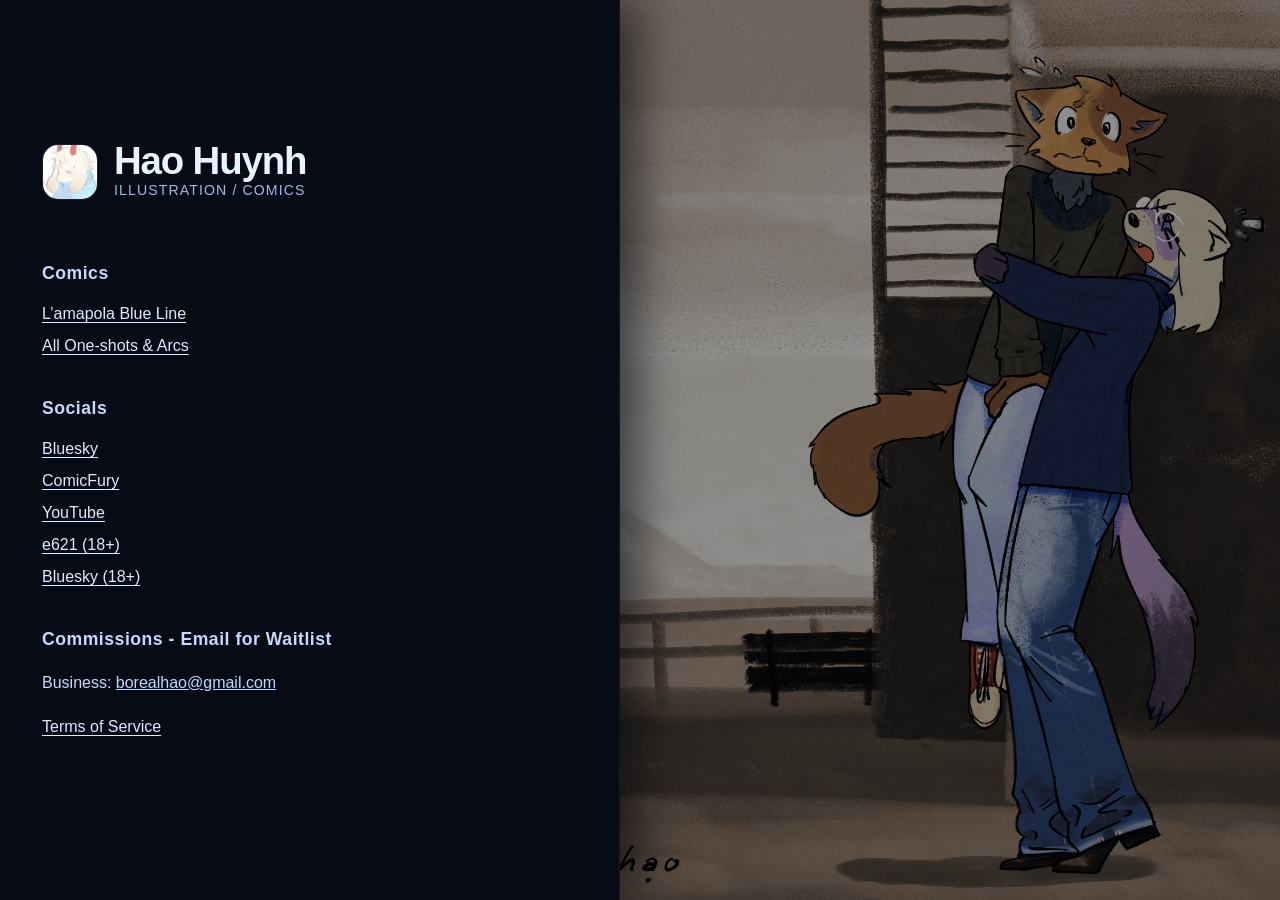
<file: index.html>
<!DOCTYPE html>
<html lang="en">
<head>
  <meta charset="UTF-8" />
  <meta name="viewport" content="width=device-width, initial-scale=1.0" />
  <title>Hao's Home Page</title>
  <link rel="icon" type="image/avif" href="assets/brand/icon.avif" />
  <link rel="stylesheet" href="style.css" />
</head>
<body class="home">
  <div class="split-grid">
    <section class="panel left-panel">
      <header class="site-header">
        <div class="brand">
          <img src="assets/brand/icon.avif" alt="Hao logo" />
          <div>
            <h1>Hao Huynh</h1>
            <p class="eyebrow">Illustration / Comics</p>
          </div>
        </div>
      </header>

      <div class="content-block">
        <div class="links-block">
          <h2>Comics</h2>
          <ul class="link-list">
            <li><a href="gallery.html?entry=blueline" data-image="assets/social/bliss_selvedge_v15.png">L’amapola Blue Line</a></li>
            <li><a href="gallery.html" data-image="assets/social/dorianvineahug_v11.png">All One-shots & Arcs</a></li>
          </ul>
        </div>

        <div class="links-block">
          <h2>Socials</h2>
          <ul class="link-list socials">
            <li><a href="https://bsky.app/profile/borealhao.bsky.social" target="_blank" rel="noopener" data-image="assets/social/dorianvineahug_v11.png">Bluesky</a></li>
            <li><a href="https://lamapola.the-comic.org/comics/" target="_blank" rel="noopener" data-image="assets/social/bliss_selvedge_v15.png">ComicFury</a></li>
            <li><a href="https://www.youtube.com/@borealhao?sub_confirmation=1" target="_blank" rel="noopener" data-image="assets/social/GlareExport.png">YouTube</a></li>
            <li><a href="https://e621.net/posts?tags=borealhao+order%3Afavcount" target="_blank" rel="noopener" data-image="assets/social/bigleafexport.png">e621 (18+)</a></li>
            <li><a href="https://bsky.app/profile/lewdhao.bsky.social" target="_blank" rel="noopener" data-image="assets/social/bigleafexport.png">Bluesky (18+)</a></li>
          </ul>
        </div>

        <div class="links-block">
          <h2>Commissions - Email for Waitlist</h2>
          <p class="business">Business: <a href="mailto:borealhao@gmail.com">borealhao@gmail.com</a></p>
          <ul class="link-list">
            <li><a href="terms.html">Terms of Service</a></li>
          </ul>
        </div>
      </div>

      <footer class="page-footer"></footer>
    </section>

    <aside class="panel right-panel">
      <div class="image-frame">
        <img id="previewImage" src="assets/social/dorianvineahug_v11.png" alt="Artwork preview" />
        <div class="image-overlay"></div>
      </div>
    </aside>
  </div>

  <script>
    const previewImage = document.getElementById('previewImage');

    document.querySelectorAll('a[data-image]').forEach(link => {
      const image = link.dataset.image;

      link.addEventListener('mouseenter', () => {
        previewImage.src = image;
      });
      link.addEventListener('focus', () => {
        previewImage.src = image;
      });
    });
  </script>
</body>
</html>
</file>
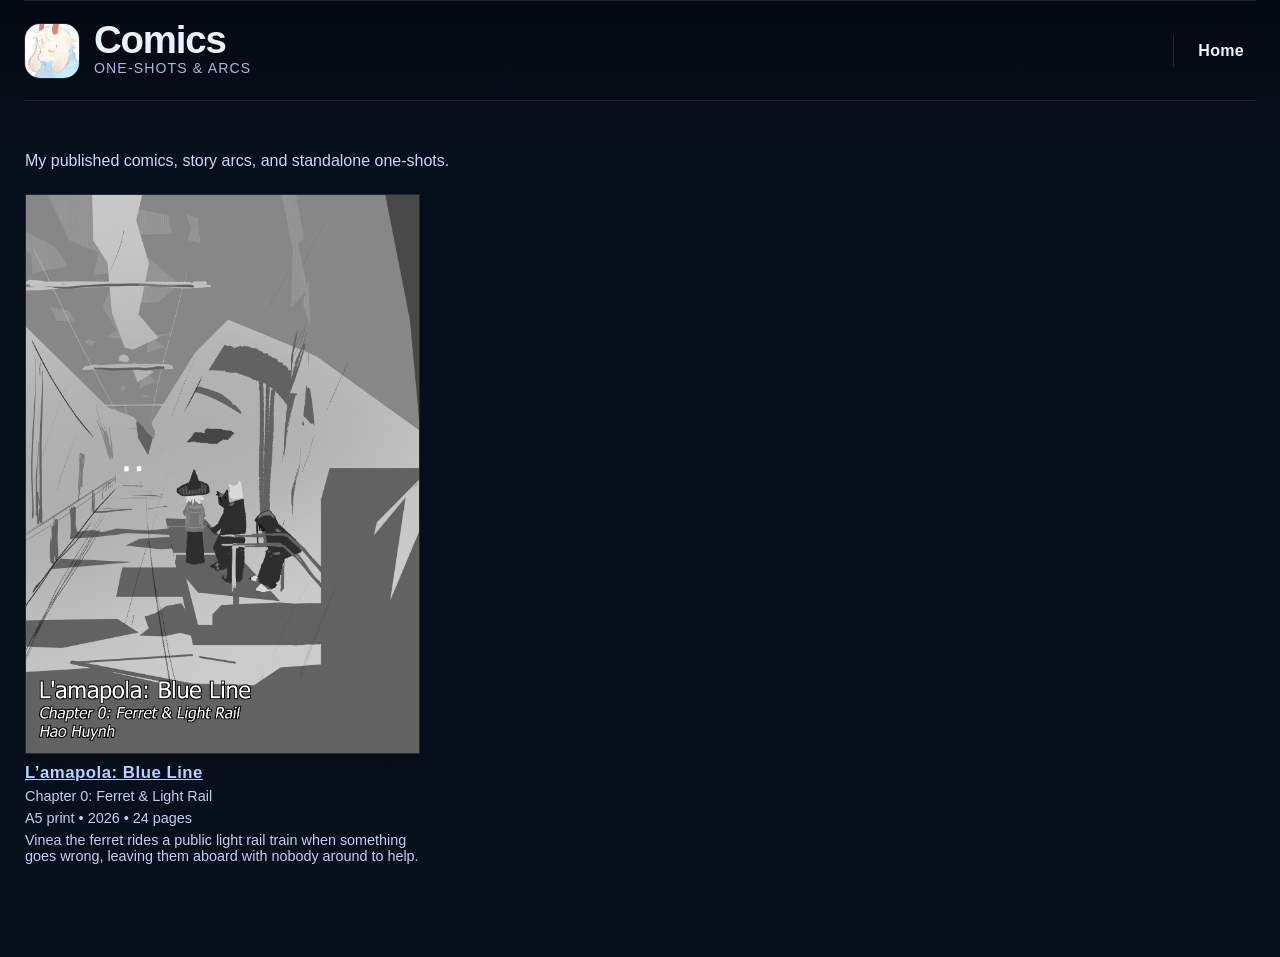
<file: gallery.html>
<!DOCTYPE html>
<html lang="en">
<head>
  <meta charset="UTF-8" />
  <meta name="viewport" content="width=device-width, initial-scale=1.0" />
  <title>Comics — One-shots &amp; arcs</title>
  <link rel="icon" type="image/avif" href="assets/brand/icon.avif" />
  <link rel="stylesheet" href="style.css" />
</head>
<body class="gallery-page">
  <div class="gallery-shell">
    <header class="site-header gallery-header">
      <div class="brand">
        <img src="assets/brand/icon.avif" alt="Hao logo" />
        <div>
          <h1>Comics</h1>
          <p class="eyebrow">One-shots & arcs</p>
        </div>
      </div>

      <nav>
        <a href="index.html">Home</a>
      </nav>
    </header>

    <main class="gallery-main">
      <p class="gallery-intro">My published comics, story arcs, and standalone one-shots.</p>
      <section id="galleryGrid" class="gallery-grid" aria-live="polite"></section>
    </main>
  </div>

  <div id="reader" class="reader" aria-hidden="true" hidden>
    <div class="reader-shell">
      <div class="reader-toolbar">
        <div class="reader-actions">
          <a id="readerDownload" class="reader-download" href="#" target="_blank" rel="noopener" download>Download PDF</a>
          <a id="readerComicFury" class="reader-download" href="#" target="_blank" rel="noopener">Read on ComicFury</a>
        </div>
        <button class="reader-close" type="button" aria-label="Close reader">
          <svg viewBox="0 0 24 24" aria-hidden="true" focusable="false">
            <path d="M6.4 5.4a1 1 0 0 1 1.4 0L12 9.59l4.2-4.19a1 1 0 1 1 1.4 1.42L13.41 11l4.19 4.2a1 1 0 1 1-1.42 1.4L12 12.41l-4.2 4.19a1 1 0 1 1-1.4-1.42L10.59 11 6.4 6.8a1 1 0 0 1 0-1.4Z" fill="currentColor"/>
          </svg>
        </button>
      </div>

      <div class="reader-strip-wrap">
        <div id="readerStrip" class="reader-strip" aria-live="polite"></div>
      </div>

    </div>
  </div>

  <script>
    const blueLinePages = Array.from({ length: 24 }, (_, index) => `assets/comics/lamapola-blue-line/pages/page-${index + 1}.png`);

    const series = [
      {
        id: 'blueline',
        title: 'L’amapola: Blue Line',
        subtitle: 'Chapter 0: Ferret & Light Rail',
        details: 'A5 print • 2026 • 24 pages',
        description: 'Vinea the ferret rides a public light rail train when something goes wrong, leaving them aboard with nobody around to help.',
        cover: 'assets/comics/lamapola-blue-line/cover/lamapola-blue-line-poster.png',
        pdf: 'assets/comics/lamapola-blue-line/lamapola-blue-line-chapter-0.pdf',
        comicFury: 'https://blueline.the-comic.org/comics/pl/3159539/',
        images: blueLinePages
      }
    ];

    const galleryGrid = document.getElementById('galleryGrid');
    const reader = document.getElementById('reader');
    const readerStrip = document.getElementById('readerStrip');
    const closeButton = document.querySelector('.reader-close');
    const readerDownload = document.getElementById('readerDownload');
    const readerComicFury = document.getElementById('readerComicFury');
    let currentSeries = null;
    let currentPageIndex = 0;
    let readerMode = 'vertical';

    function applyReaderWidth() {
      readerStrip.style.setProperty('--reader-page-width', '72%');
    }

    function setReaderMode(mode) {
      if (!['vertical', 'focus'].includes(mode)) return;
      readerMode = mode;
      reader.dataset.mode = mode;
      if (currentSeries) {
        if (mode === 'focus' && currentPageIndex >= currentSeries.images.length) {
          currentPageIndex = 0;
        }
        renderReader();
      }
    }

    function renderGallery() {
      galleryGrid.innerHTML = series.map((item, index) => `
        <article class="gallery-card">
          <button class="gallery-cover-button" type="button" data-index="${index}" aria-label="Open ${item.title}">
            <img class="gallery-cover" src="${item.cover}" alt="${item.title} cover" />
          </button>
          <div class="gallery-card-copy">
            <h2><a href="gallery.html?entry=${item.id}">${item.title}</a></h2>
            <p>${item.subtitle}</p>
            <p>${item.details}</p>
            <p>${item.description}</p>
          </div>
        </article>
      `).join('');
    }

    function renderReader() {
      if (!currentSeries) return;

      if (readerMode === 'focus') {
        const image = currentSeries.images[currentPageIndex] || currentSeries.images[0];
        const pageNumber = currentSeries.images.indexOf(image) + 1;
        readerStrip.innerHTML = `
          <figure class="reader-page reader-page--focus">
            <img src="${image}" alt="${currentSeries.title} page ${pageNumber}" />
          </figure>
        `;
        return;
      }

      readerStrip.innerHTML = currentSeries.images.map((image, index) => `
        <figure class="reader-page">
          <img src="${image}" alt="${currentSeries.title} page ${index + 1}" />
        </figure>
      `).join('');
    }

    function openReader(index) {
      currentSeries = series[index];
      currentPageIndex = 0;
      const entryId = currentSeries.id || `series-${index}`;
      const url = new URL(window.location.href);
      url.searchParams.set('entry', entryId);
      window.history.pushState({}, '', url);
      setReaderMode(readerMode);
      readerDownload.href = currentSeries.pdf || '#';
      readerDownload.hidden = !currentSeries.pdf;
      readerComicFury.href = currentSeries.comicFury || '#';
      readerComicFury.hidden = !currentSeries.comicFury;
      reader.hidden = false;
      reader.setAttribute('aria-hidden', 'false');
      document.body.classList.add('reader-open');
    }

    function closeReader() {
      const url = new URL(window.location.href);
      url.searchParams.delete('entry');
      window.history.pushState({}, '', url);

      reader.hidden = true;
      reader.setAttribute('aria-hidden', 'true');
      document.body.classList.remove('reader-open');
      currentSeries = null;
      currentPageIndex = 0;
      readerStrip.innerHTML = '';
      readerDownload.href = '#';
      readerDownload.hidden = true;
      readerComicFury.href = '#';
      readerComicFury.hidden = true;
    }

    function goToPreviousPage() {
      if (!currentSeries || readerMode !== 'focus') return;
      currentPageIndex = (currentPageIndex - 1 + currentSeries.images.length) % currentSeries.images.length;
      renderReader();
    }

    function goToNextPage() {
      if (!currentSeries || readerMode !== 'focus') return;
      currentPageIndex = (currentPageIndex + 1) % currentSeries.images.length;
      renderReader();
    }

    galleryGrid.addEventListener('click', (event) => {
      const cardButton = event.target.closest('.gallery-cover-button');
      if (cardButton) {
        const index = Number(cardButton.dataset.index);
        if (!Number.isNaN(index)) {
          openReader(index);
        }
        return;
      }

      const link = event.target.closest('a[href*="entry="]');
      if (link) {
        event.preventDefault();
        const url = new URL(link.href);
        const entry = url.searchParams.get('entry');
        const index = series.findIndex((item) => item.id === entry);
        if (index >= 0) {
          openReader(index);
        }
      }
    });

    closeButton.addEventListener('click', closeReader);

    const readerPrevButton = document.createElement('button');
    const readerNextButton = document.createElement('button');
    readerPrevButton.type = 'button';
    readerNextButton.type = 'button';
    readerPrevButton.className = 'reader-focus-nav reader-focus-nav--prev';
    readerNextButton.className = 'reader-focus-nav reader-focus-nav--next';
    readerPrevButton.setAttribute('aria-label', 'Previous page');
    readerNextButton.setAttribute('aria-label', 'Next page');
    readerPrevButton.innerHTML = '<svg viewBox="0 0 24 24" aria-hidden="true"><path d="M15.4 4.6a1 1 0 0 1 0 1.4L9.8 12l5.6 5.9a1 1 0 1 1-1.4 1.4l-6.3-6.6a1 1 0 0 1 0-1.4l6.3-6.6a1 1 0 0 1 1.4 0Z"/></svg>';
    readerNextButton.innerHTML = '<svg viewBox="0 0 24 24" aria-hidden="true"><path d="M8.6 19.4a1 1 0 0 1 0-1.4L14.2 12 8.6 6.1a1 1 0 1 1 1.4-1.4l6.3 6.6a1 1 0 0 1 0 1.4l-6.3 6.6a1 1 0 0 1-1.4 0Z"/></svg>';
    readerPrevButton.addEventListener('click', goToPreviousPage);
    readerNextButton.addEventListener('click', goToNextPage);
    reader.appendChild(readerPrevButton);
    reader.appendChild(readerNextButton);

    reader.addEventListener('click', (event) => {
      if (event.target === reader) {
        closeReader();
      }
    });

    document.addEventListener('keydown', (event) => {
      if (reader.hidden) return;

      if (event.key === 'Escape') {
        closeReader();
      }

      if (readerMode === 'focus') {
        if (event.key === 'ArrowLeft') {
          goToPreviousPage();
        } else if (event.key === 'ArrowRight') {
          goToNextPage();
        }
      }
    });

    const params = new URLSearchParams(window.location.search);
    const initialEntry = params.get('entry');

    applyReaderWidth();
    setReaderMode('vertical');
    renderGallery();

    if (initialEntry) {
      const index = series.findIndex((item) => item.id === initialEntry);
      if (index >= 0) {
        openReader(index);
      }
    }
  </script>
</body>
</html>
</file>
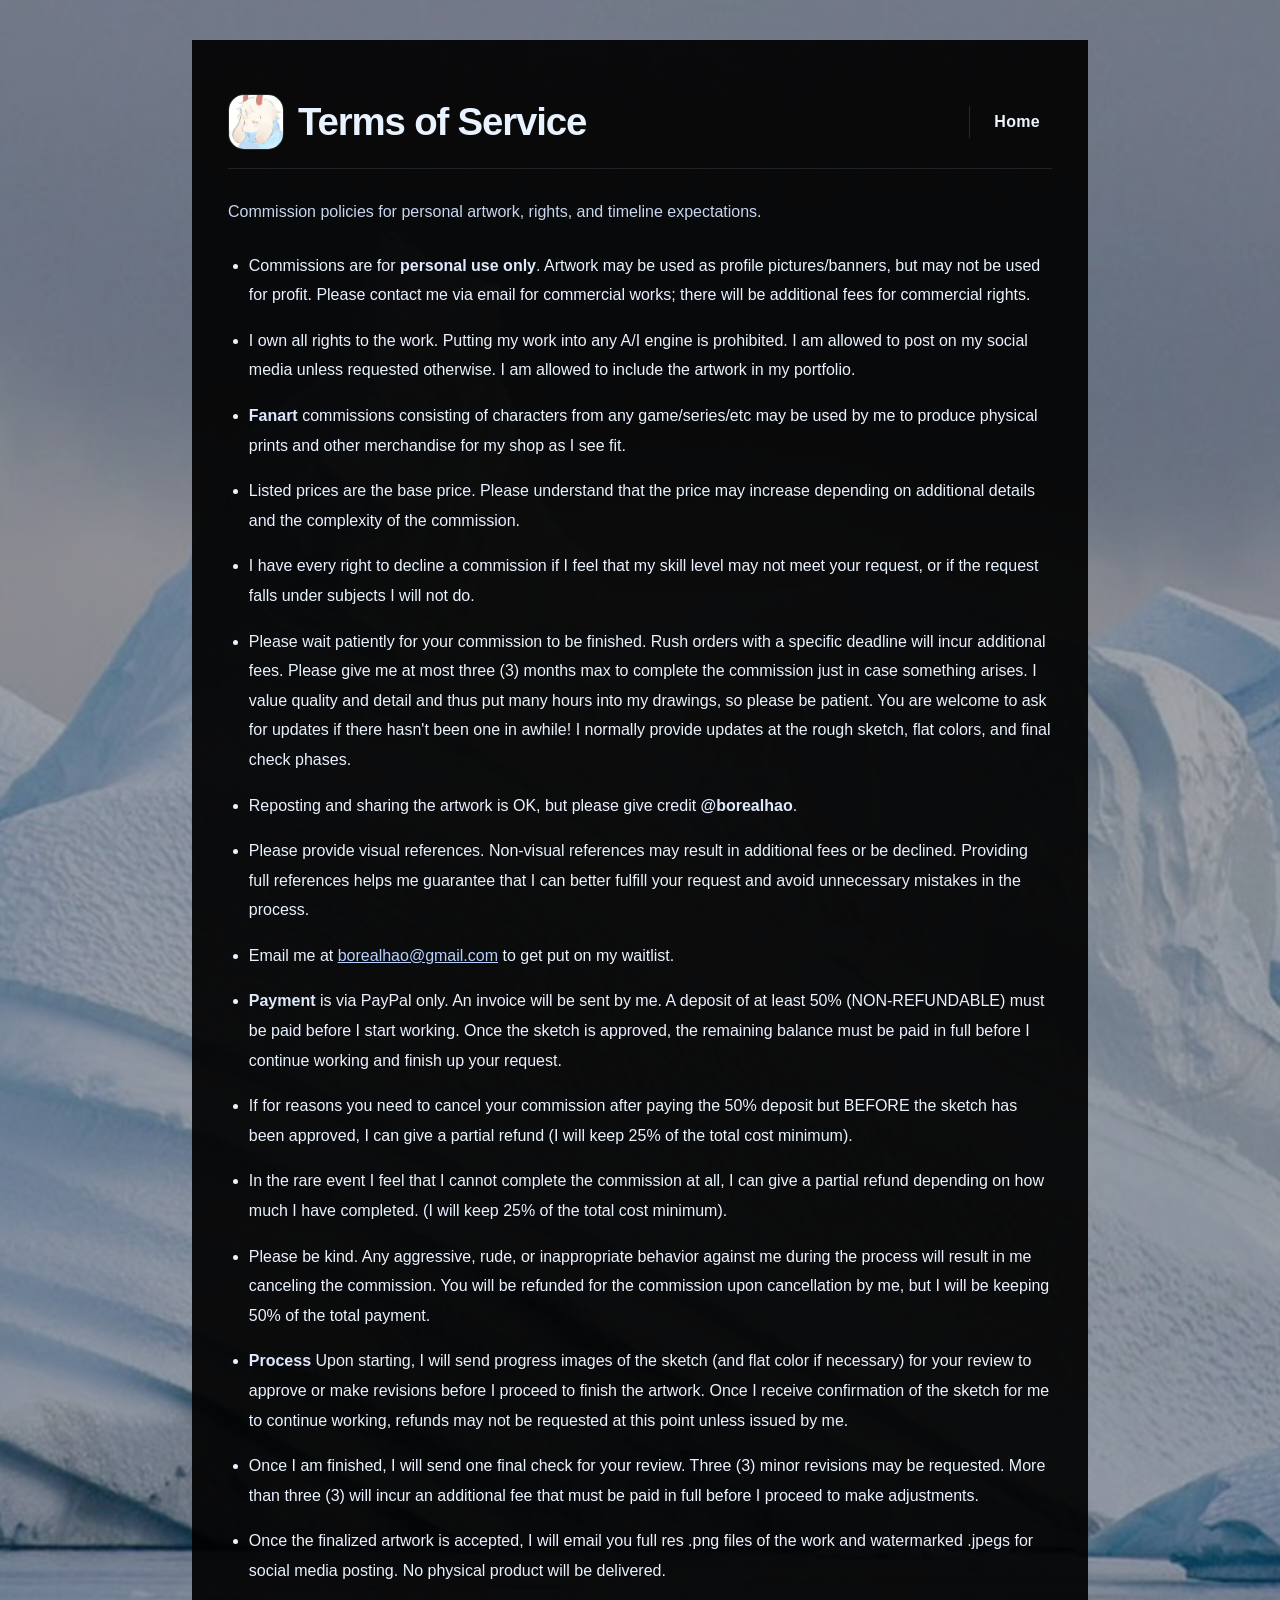
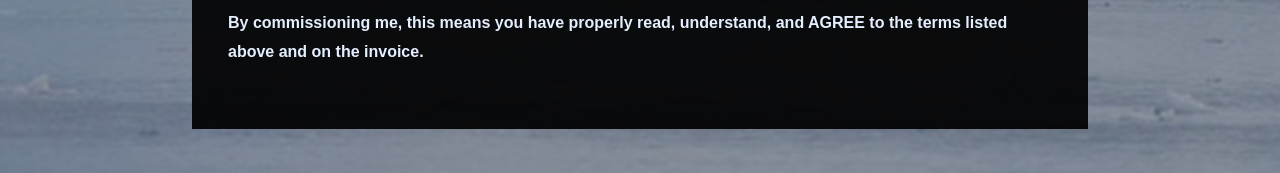
<file: terms.html>
<!DOCTYPE html>
<html lang="en">
<head>
  <meta charset="UTF-8" />
  <meta name="viewport" content="width=device-width, initial-scale=1.0" />
  <title>Terms of Service — Commissions</title>
  <link rel="icon" type="image/avif" href="assets/brand/icon.avif" />
  <link rel="stylesheet" href="style.css" />
</head>
<body class="terms">
  <div class="page-shell">
    <div class="terms-box">
      <header class="site-header gallery-header">
        <div class="brand">
          <img src="assets/brand/icon.avif" alt="Hao logo" />
          <div>
            <h1>Terms of Service</h1>
          </div>
        </div>
        <nav>
          <a href="index.html">Home</a>
        </nav>
      </header>

      <main>
        <section class="card terms-card">
        <p class="subtle-note">Commission policies for personal artwork, rights, and timeline expectations.</p>
        <ul>
          <li>Commissions are for <strong>personal use only</strong>. Artwork may be used as profile pictures/banners, but may not be used for profit. Please contact me via email for commercial works; there will be additional fees for commercial rights.</li>
          <li>I own all rights to the work. Putting my work into any A/I engine is prohibited. I am allowed to post on my social media unless requested otherwise. I am allowed to include the artwork in my portfolio.</li>
          <li><strong>Fanart</strong> commissions consisting of characters from any game/series/etc may be used by me to produce physical prints and other merchandise for my shop as I see fit.</li>
          <li>Listed prices are the base price. Please understand that the price may increase depending on additional details and the complexity of the commission.</li>
          <li>I have every right to decline a commission if I feel that my skill level may not meet your request, or if the request falls under subjects I will not do.</li>
          <li>Please wait patiently for your commission to be finished. Rush orders with a specific deadline will incur additional fees. Please give me at most three (3) months max to complete the commission just in case something arises. I value quality and detail and thus put many hours into my drawings, so please be patient. You are welcome to ask for updates if there hasn't been one in awhile! I normally provide updates at the rough sketch, flat colors, and final check phases.</li>
          <li>Reposting and sharing the artwork is OK, but please give credit <strong>@borealhao</strong>.</li>
          <li>Please provide visual references. Non-visual references may result in additional fees or be declined. Providing full references helps me guarantee that I can better fulfill your request and avoid unnecessary mistakes in the process.</li>
          <li>Email me at <a href="mailto:borealhao@gmail.com">borealhao@gmail.com</a> to get put on my waitlist.</li>
          <li><strong>Payment</strong> is via PayPal only. An invoice will be sent by me. A deposit of at least 50% (NON-REFUNDABLE) must be paid before I start working. Once the sketch is approved, the remaining balance must be paid in full before I continue working and finish up your request.</li>
          <li>If for reasons you need to cancel your commission after paying the 50% deposit but BEFORE the sketch has been approved, I can give a partial refund (I will keep 25% of the total cost minimum).</li>
          <li>In the rare event I feel that I cannot complete the commission at all, I can give a partial refund depending on how much I have completed. (I will keep 25% of the total cost minimum).</li>
          <li>Please be kind. Any aggressive, rude, or inappropriate behavior against me during the process will result in me canceling the commission. You will be refunded for the commission upon cancellation by me, but I will be keeping 50% of the total payment.</li>
          <li><strong>Process</strong> Upon starting, I will send progress images of the sketch (and flat color if necessary) for your review to approve or make revisions before I proceed to finish the artwork. Once I receive confirmation of the sketch for me to continue working, refunds may not be requested at this point unless issued by me.</li>
          <li>Once I am finished, I will send one final check for your review. Three (3) minor revisions may be requested. More than three (3) will incur an additional fee that must be paid in full before I proceed to make adjustments.</li>
          <li>Once the finalized artwork is accepted, I will email you full res .png files of the work and watermarked .jpegs for social media posting. No physical product will be delivered.</li>
        </ul>
        <p class="final-note"><strong>By commissioning me, this means you have properly read, understand, and AGREE to the terms listed above and on the invoice.</strong></p>
      </section>
    </main>

    <footer>
    </footer>
    </div>
  </div>
</body>
</html>
</file>
<file: style.css>
:root {
  color-scheme: dark;
  color: #d3e2ff;
  background: #06101d;
  font-family: Helvetica, Verdana, "Ubuntu Sans", Arial, sans-serif;
  font-synthesis: none;
  text-rendering: optimizeLegibility;
}

* {
  box-sizing: border-box;
}

html, body {
  margin: 0;
  min-height: 100%;
}

body {
  background: #06101d;
}

body.terms {
  background: linear-gradient(180deg, rgba(10, 18, 34, 0.36), rgba(18, 30, 54, 0.44)),
    url('assets/brand/background.avif') no-repeat center / cover;
}

.split-grid {
  min-height: 100vh;
  display: grid;
  grid-template-columns: minmax(460px, clamp(620px, 32vw, 860px)) 1fr;
}

.panel {
  display: flex;
  flex-direction: column;
  min-height: 100vh;
}

.left-panel {
  position: relative;
  z-index: 2;
  padding: 48px 42px;
  background: rgba(6, 10, 20, 0.84);
  box-shadow: 18px 0 42px rgba(1, 4, 10, 0.58);
  border-right: 1px solid rgba(255, 255, 255, 0.06);
}

.right-panel {
  position: relative;
  overflow: hidden;
  z-index: 1;
}

.image-frame {
  position: relative;
  width: 100%;
  height: 100%;
  min-height: 100vh;
}

.image-frame img {
  width: 100%;
  height: 100%;
  object-fit: cover;
  display: block;
  position: absolute;
  inset: 0;
}

.image-overlay {
  position: absolute;
  inset: 0;
  background: rgba(0, 0, 0, 0.42);
  pointer-events: none;
  z-index: 3;
}

.page-shell {
  max-width: 960px;
  margin: 0 auto;
  padding: 40px 32px 44px;
}

.terms-box {
  background: rgba(0, 0, 0, 0.92);
  padding: 36px;
  color: #e9f2ff;
}

.terms-box .site-header {
  margin-bottom: 28px;
}

.terms-box .gallery-header {
  border-top: none;
}

.terms-box .brand img {
  border: 1px solid rgba(255, 255, 255, 0.14);
}

.terms-box nav a {
  color: #dfe9ff;
  background: rgba(255, 255, 255, 0.06);
}

.terms-box nav a:hover {
  background: rgba(255, 255, 255, 0.1);
}

.terms-card {
  background: transparent;
  border: none;
  padding: 0;
}

.terms-card ul {
  padding-left: 1.4rem;
}

.terms-card li {
  margin-bottom: 1rem;
}

.terms-card li strong {
  color: #e9f2ff;
}

.terms-card .subtle-note {
  margin-bottom: 24px;
  color: #c7d7f0;
}

.terms-box footer {
  margin-top: 26px;
}

.terms-box footer p {
  margin: 0;
  color: #bcc9e4;
}

.site-header {
  display: flex;
  align-items: center;
  justify-content: space-between;
  gap: 24px;
  margin-bottom: 42px;
}

.brand {
  display: flex;
  align-items: center;
  gap: 16px;
}

.brand div {
  padding-right: 18px;
}

.brand img {
  width: 56px;
  height: 56px;
  border-radius: 16px;
  object-fit: cover;
  border: 1px solid rgba(255, 255, 255, 0.08);
}

.eyebrow {
  margin: 0 0 6px;
  color: #a4b9dc;
  font-size: 0.88rem;
  letter-spacing: 0.08em;
  text-transform: uppercase;
}

h1, h2 {
  margin: 0;
  line-height: 1.08;
}

h1 {
  font-size: clamp(2.0rem, 3.0vw, 3.0rem);
  letter-spacing: -0.03em;
  color: #e9f2ff;
}

h2 {
  font-size: 1.1rem;
  letter-spacing: 0.03em;
  color: #c9d9f6;
}

nav a {
  color: #d8e9ff;
  text-decoration: none;
  font-weight: 600;
  padding: 10px 18px;
  border-radius: 999px;
  background: rgba(255, 255, 255, 0.06);
  border: 1px solid rgba(255, 255, 255, 0.08);
}

nav a:hover {
  background: rgba(255, 255, 255, 0.1);
}

.content-block {
  display: flex;
  flex-direction: column;
  gap: 26px;
}

.business,
.status,
.links-block h2 {
  margin: 0;
}

.business {
  color: #c9d9f6;
  font-size: 1rem;
  line-height: 1.55;
}

.business a {
  color: #bdd8ff;
  text-decoration: underline;
}

.status {
  margin-top: 2px;
  font-size: 1.5rem;
  font-weight: 700;
  line-height: 1.35;
  color: #f5faff;
}

.links-block {
  display: grid;
  gap: 22px;
  margin-top: 18px;
}

.link-list {
  margin: 0;
  padding: 0;
  list-style: none;
  display: grid;
  gap: 14px;
}

.link-list li a {
  color: #dfe9ff;
  text-decoration: underline;
  text-underline-offset: 3px;
  text-decoration-thickness: 1px;
  padding: 0;
  border-radius: 0;
  background: transparent;
  border: none;
  transition: color 180ms cubic-bezier(0.22, 1, 0.36, 1), transform 160ms ease;
}

.link-list li a:hover {
  color: #ffffff;
  transform: translateX(1px);
}

.bottom-link {
  display: inline-flex;
  margin-top: 18px;
  color: #d8e9ff;
  text-decoration: none;
  font-weight: 600;
  padding: 12px 18px;
  border-radius: 999px;
  background: rgba(255, 255, 255, 0.06);
  border: 1px solid rgba(255, 255, 255, 0.08);
}

.bottom-link:hover {
  background: rgba(255, 255, 255, 0.1);
}

body.gallery-page {
  background: linear-gradient(180deg, rgba(4, 8, 16, 0.96) 0%, rgba(6, 16, 29, 1) 18%, #06101d 100%);
  color: #e9f2ff;
}

.gallery-shell {
  max-width: 1280px;
  margin: 0 auto;
  padding: 0 24px 64px;
}

.gallery-header {
  display: flex;
  align-items: center;
  justify-content: space-between;
  gap: 18px;
  margin-bottom: 26px;
  padding: 18px 0;
  background: transparent;
  border-top: 1px solid rgba(159, 180, 214, 0.15);
  border-bottom: 1px solid rgba(159, 180, 214, 0.15);
  border-left: none;
  border-right: none;
  box-shadow: none;
}

.gallery-header .brand {
  gap: 14px;
}

.gallery-header .brand img {
  border-color: rgba(255, 255, 255, 0.12);
}

.gallery-header nav {
  display: flex;
  align-items: center;
  gap: 0;
  flex-wrap: wrap;
  border-left: 1px solid rgba(168, 183, 208, 0.18);
  padding-left: 12px;
}

.gallery-header nav a {
  display: inline-flex;
  align-items: center;
  justify-content: center;
  padding: 0 12px;
  min-height: 32px;
  background: transparent;
  border: none;
  border-radius: 0;
  color: #edf4ff;
  text-decoration: none;
  font-weight: 600;
  letter-spacing: 0.02em;
}

.gallery-header nav a + a {
  border-left: 1px solid rgba(168, 183, 208, 0.18);
  padding-left: 12px;
}

.gallery-header nav a:hover,
.gallery-header nav a:focus-visible {
  background: transparent;
  color: #ffffff;
  text-decoration: underline;
  text-underline-offset: 4px;
}

.gallery-main {
  background: transparent;
  border: 1px solid transparent;
  border-radius: 0;
  padding: 24px 0 28px;
}

.gallery-intro {
  margin: 0 0 24px;
  color: #c8d9f5;
  font-size: 1rem;
}

.gallery-grid {
  display: grid;
  grid-template-columns: repeat(3, minmax(0, 1fr));
  gap: 22px;
}

.gallery-card {
  background: transparent;
  border: none;
  border-radius: 0;
  overflow: visible;
  transition: transform 180ms ease;
}

.gallery-card:hover {
  transform: translateY(-2px);
}

.gallery-cover-button {
  display: block;
  width: 100%;
  padding: 0;
  background: transparent;
  border: none;
  cursor: pointer;
}

.gallery-cover {
  display: block;
  width: 100%;
  aspect-ratio: 210 / 297;
  object-fit: cover;
  background: #0d1628;
  border: 1px solid rgba(40, 42, 46, 0.95);
  box-shadow: 0 16px 28px rgba(0, 0, 0, 0.26);
}

.gallery-card-copy {
  display: grid;
  gap: 6px;
  padding: 10px 0 0;
}

.gallery-card-copy h2 {
  font-size: 1.05rem;
  color: #ebf3ff;
}

.gallery-card-copy p {
  margin: 0;
  color: #bfd0ef;
  font-size: 0.9rem;
}

body.reader-open {
  overflow: hidden;
}

.reader {
  position: fixed;
  inset: 0;
  z-index: 40;
  background: rgba(4, 9, 16, 0.9);
  padding: 16px;
}

.reader[hidden] {
  display: none;
}

.reader-shell {
  position: relative;
  width: min(100%, 1200px);
  height: calc(100vh - 32px);
  margin: 0 auto;
  background: rgba(9, 15, 26, 0.96);
  border: 1px solid rgba(255, 255, 255, 0.08);
  border-radius: 0;
  overflow: hidden;
  box-shadow: none;
}

.reader-toolbar {
  display: flex;
  align-items: center;
  justify-content: space-between;
  gap: 12px;
  padding: 14px 18px;
  border-bottom: 1px solid rgba(255, 255, 255, 0.08);
  background: rgba(11, 18, 30, 0.96);
}

.reader-actions {
  display: flex;
  align-items: center;
  gap: 12px;
  margin-right: auto;
}

.reader-download {
  display: inline-flex;
  align-items: center;
  justify-content: center;
  padding: 10px 16px;
  border-radius: 999px;
  background: rgba(130, 173, 255, 0.12);
  border: 1px solid rgba(159, 188, 255, 0.35);
  color: #edf5ff;
  text-decoration: none;
  font-weight: 700;
}

.reader-download:hover {
  background: rgba(130, 173, 255, 0.2);
}

.reader-close {
  width: 40px;
  height: 40px;
  border: 1px solid rgba(255, 255, 255, 0.12);
  border-radius: 50%;
  background: rgba(255, 255, 255, 0.04);
  display: grid;
  place-items: center;
  cursor: pointer;
}

.reader-close img {
  width: 18px;
  height: 18px;
  filter: brightness(0) invert(1);
}

.reader-strip-wrap {
  height: calc(100% - 72px);
  overflow: auto;
  padding: 22px 18px 70px;
}

.reader-strip {
  display: grid;
  gap: 18px;
  justify-items: center;
  --reader-page-width: 72%;
}

.reader-page {
  width: min(100%, var(--reader-page-width));
  margin: 0;
}

.reader-page img {
  display: block;
  width: 100%;
  height: auto;
  border-radius: 0;
  background: #0d1628;
  box-shadow: none;
}

.reader[data-mode="focus"] .reader-strip {
  display: block;
}

.reader[data-mode="focus"] .reader-page--focus {
  width: min(100%, var(--reader-page-width));
  margin: 0 auto;
}

.reader-settings-toggle {
  position: absolute;
  right: 18px;
  bottom: 18px;
  width: 46px;
  height: 46px;
  border: 1px solid rgba(255, 255, 255, 0.12);
  border-radius: 50%;
  background: rgba(9, 16, 28, 0.9);
  color: #edf5ff;
  cursor: pointer;
}

.reader-settings-toggle svg {
  width: 20px;
  height: 20px;
  fill: currentColor;
}

.reader-settings-panel {
  position: absolute;
  right: 18px;
  bottom: 76px;
  width: min(260px, calc(100% - 36px));
  display: grid;
  gap: 10px;
  padding: 14px 14px 12px;
  border-radius: 14px;
  background: rgba(10, 18, 30, 0.96);
  border: 1px solid rgba(255, 255, 255, 0.08);
}

.reader-settings-panel label {
  color: #dfeaff;
  font-size: 0.82rem;
  letter-spacing: 0.04em;
  text-transform: uppercase;
}

.reader-settings-panel input {
  width: 100%;
}

.reader-mode-switch {
  display: flex;
  gap: 8px;
}

.reader-mode-button {
  flex: 1;
  padding: 8px 10px;
  border-radius: 999px;
  border: 1px solid rgba(255, 255, 255, 0.12);
  background: rgba(255, 255, 255, 0.04);
  color: #dfeaff;
  cursor: pointer;
}

.reader-mode-button.is-active {
  background: rgba(149, 180, 255, 0.18);
  border-color: rgba(159, 188, 255, 0.42);
}

.reader-focus-nav {
  display: none !important;
}

.terms-card {
  line-height: 1.85;
}

.terms-card ul {
  padding-left: 1.3rem;
}

.terms-card li {
  margin-bottom: 1rem;
}

.terms-card li strong {
  color: #dfe9ff;
}

.subtle-note {
  margin: 0 0 24px;
  color: #d3dfea;
}

.final-note {
  margin-top: 22px;
  color: #e5efff;
  font-weight: 700;
}

footer {
  margin-top: 24px;
  color: #a1b4d2;
  font-size: 0.95rem;
}

a {
  color: #b8d1ff;
}

@media (min-width: 1200px) {
  .site-header h1 {
    white-space: nowrap;
    overflow-wrap: normal;
  }
}

@media (min-width: 981px) {
  .left-panel {
    justify-content: center;
  }
}

@media (max-width: 980px) {
  .split-grid {
    grid-template-columns: 1fr;
  }

  .left-panel,
  .right-panel {
    min-height: auto;
  }

  .left-panel {
    padding: 28px 18px 32px;
  }

  .image-frame {
    min-height: 320px;
  }

  .gallery-shell {
    padding-left: 18px;
    padding-right: 18px;
  }

  .gallery-header {
    margin-bottom: 20px;
    padding: 14px 0;
  }

  .gallery-header nav {
    border-left: none;
    padding-left: 0;
  }

  .gallery-grid {
    grid-template-columns: repeat(2, minmax(0, 1fr));
  }
}

@media (max-width: 640px) {
  .site-header {
    flex-direction: column;
    align-items: flex-start;
  }

  .brand img {
    width: 46px;
    height: 46px;
  }

  h1 {
    font-size: 2.2rem;
  }

  .left-panel {
    padding: 22px 16px 28px;
  }

  .content-block {
    gap: 18px;
  }

  .gallery-header {
    flex-direction: column;
    align-items: flex-start;
    gap: 8px;
  }

  .gallery-header nav {
    padding-top: 4px;
  }

  .gallery-grid {
    grid-template-columns: 1fr;
  }

  .image-frame {
    min-height: 260px;
  }
}
</file>
